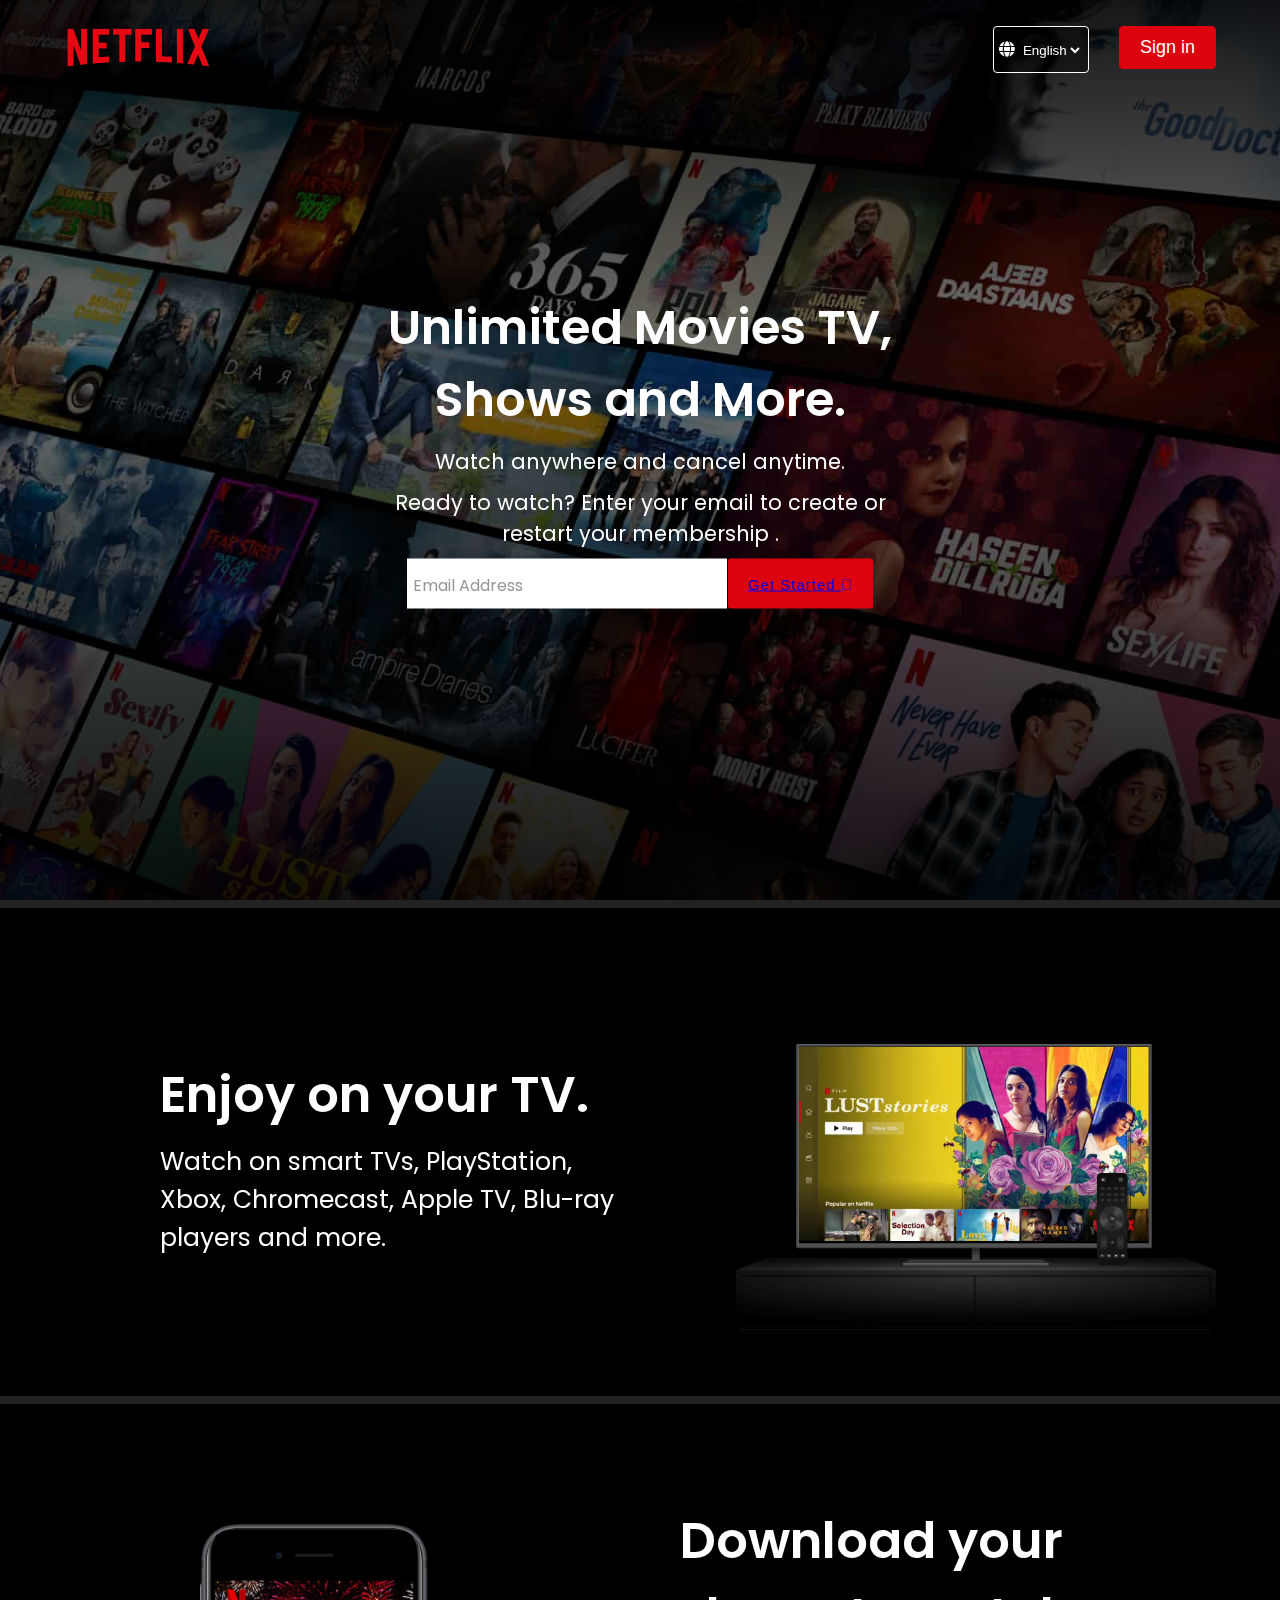
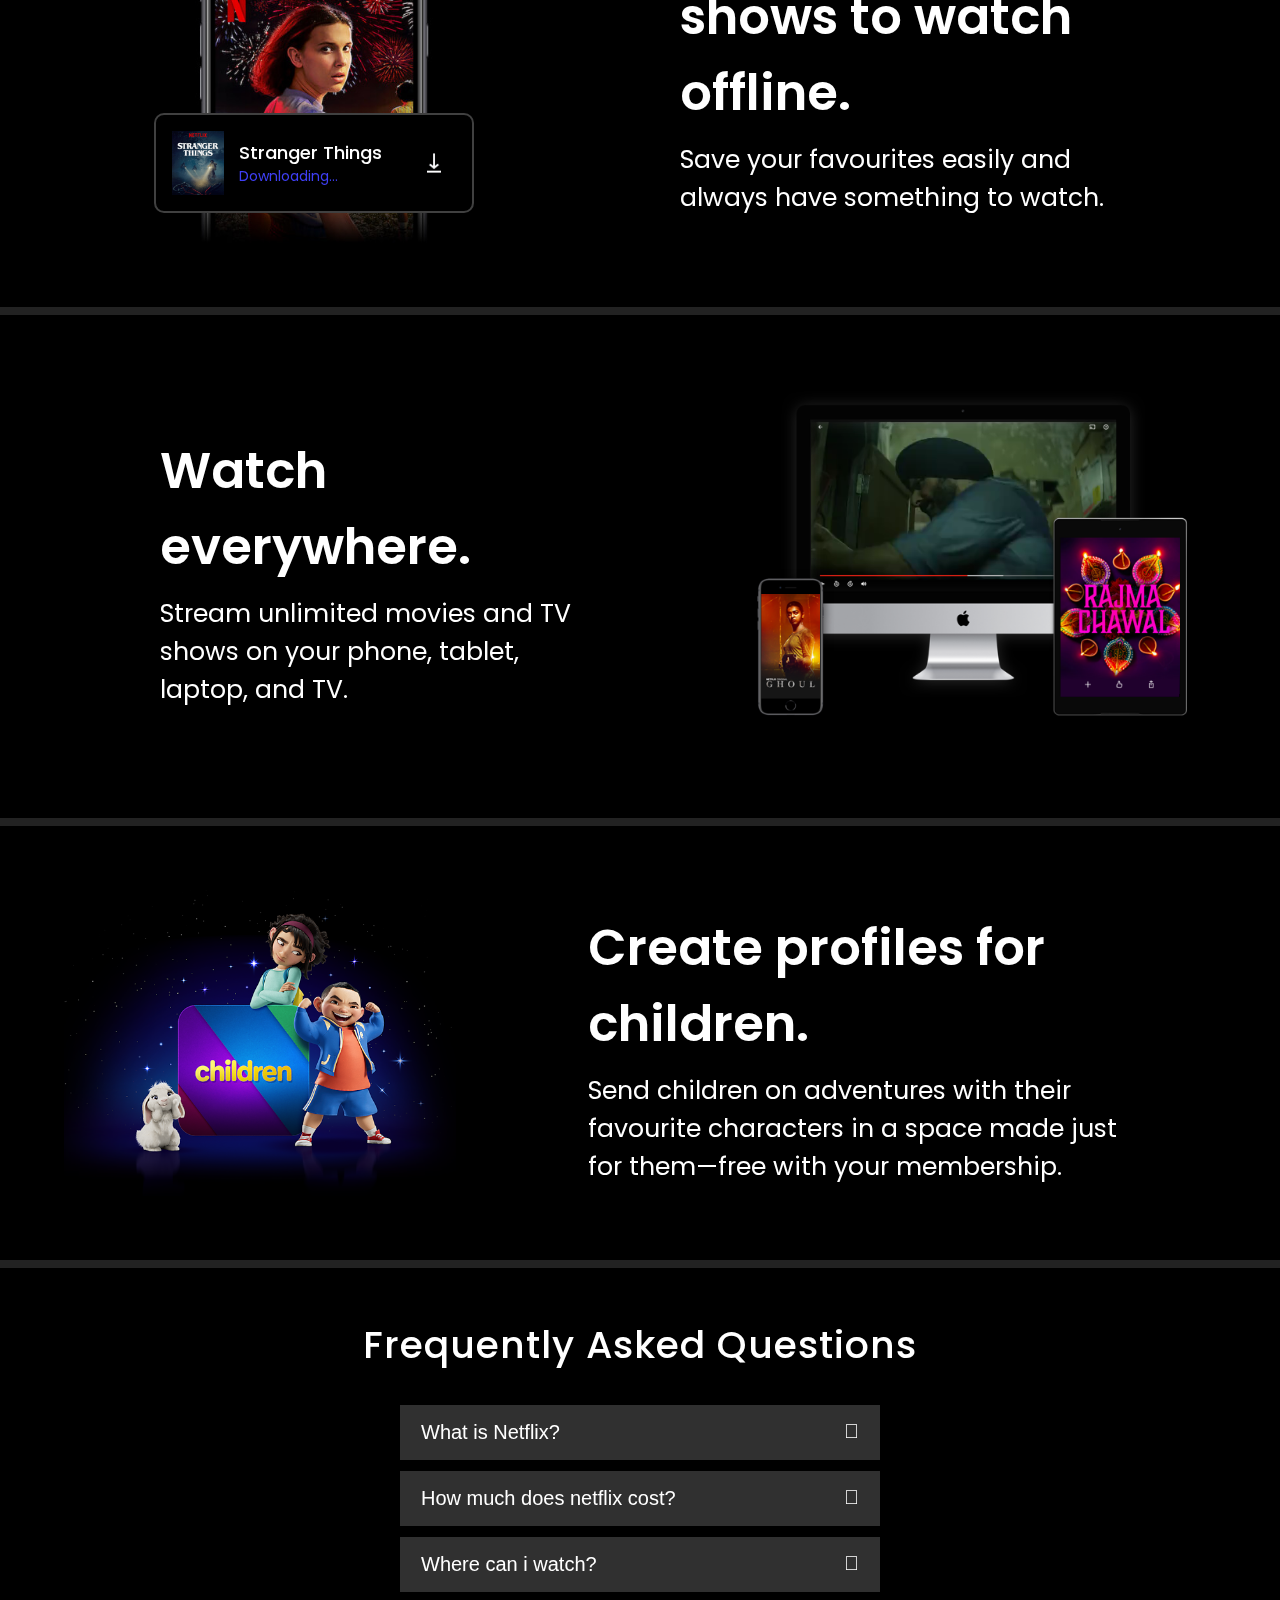
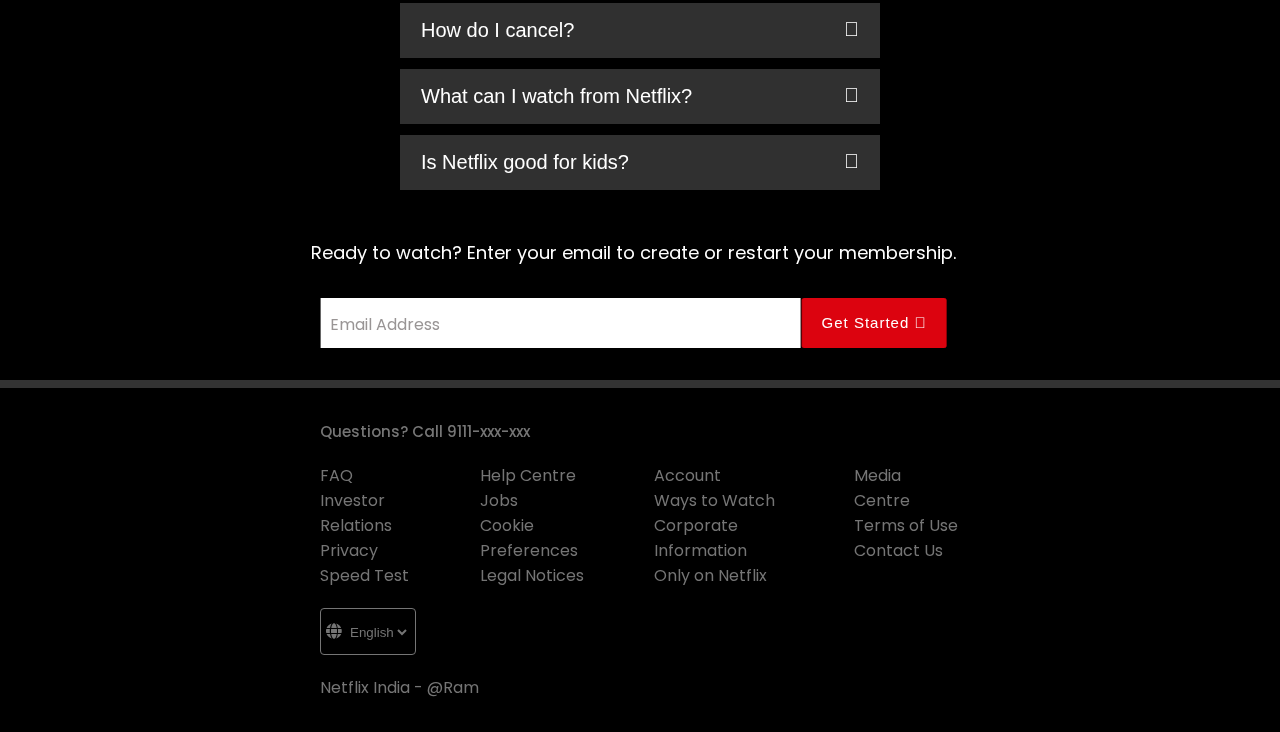
<file: index.html>
<html>
  <head>
    <meta name="description" content="Hello this is my first web page!." />
    <meta name="viewport" content="width=device-width, initial-scale=1.0" />
    <link rel="stylesheet" href="src/styles.css" />
    <link
      rel="stylesheet"
      href="https://pro.fontawesome.com/releases/v5.10.0/css/all.css"
    />
    <link
      href="https://fonts.googleapis.com/css2?family=Poppins:ital,wght@0,100;0,200;0,300;0,400;0,500;0,600;0,700;0,800;0,900;1,100;1,200;1,300;1,400;1,500;1,600;1,700;1,800;1,900&display=swap"
      rel="stylesheet"
    />
    <title>Netflix India - Watch TV Shows Online, Watch Movies Online</title>
    <link
      rel="icon"
      href="img/nficon.ico"
    />
  </head>
  <body>
    <header>
      <nav class="navbar">
        <div class="navbar__brand">
          <img
            src="img/netflix-logo-1.png"
            alt="logo"
            class="brand__logo"
          />
        </div>

        <div class="navbar__nav__items">
          <div class="nav__item">
            <div class="dropdown__container">
              <i class="fas fa-globe"></i>
              <select
                name="languages"
                id="languagesSelect"
                class="language__drop__down"
              >
                <option value="english" selected style="color: black;">English</option>
                <option value="hindi" style="color: black;">हिन्दी</option>
              </select>
            </div>
          </div>

          <div class="nav__item">
            <button class="signin__button">Sign in</button>
          </div>
        </div>
      </nav>
    </header>

    <main>
      <section class="hero">
        <div class="hero__bg__image__container">
          <img
            src="img/website-IN-en.jpg"
            alt="BG hero image"
            class="hero__bg__image"
          />
        </div>
        <div class="hero__bg__overlay"></div>

        <div class="hero__card">
          <h1 class="hero__title">
            Unlimited Movies TV,<br />
            Shows and More.
          </h1>
          <p class="hero__subtitle">Watch anywhere and cancel anytime.</p>
          <p class="hero__description">
            Ready to watch? Enter your email to create or restart your
            membership .
          </p>

          <div class="email__form__container">
            <div class="form__container">
              <input type="email" class="email__input" placeholder=" " />
              <label class="email__label">Email Address</label>
            </div>
            <button class="primary__button">
              <a href="moviezone.html">Get Started <i class="fal fa-chevron-right"></i></a>
            </button>
          </div>
        </div>
      </section>
      <section class="features__container">
        <!-- Feature 1 -->
        <div class="feature">
          <div class="feature__details">
            <h3 class="feature__title">Enjoy on your TV.</h3>
            <h5 class="feature__sub__title">
              Watch on smart TVs, PlayStation, Xbox, Chromecast, Apple TV,
              Blu-ray players and more.
            </h5>
          </div>
          <div class="feature__image__container">
            <img
              src="img/tv.png"
              alt="Feature image"
              class="feature__image"
            />
            <div class="feature__backgroud__video__container">
              <video
                autoplay=""
                loop=""
                muted=""
                class="feature__backgroud__video"
              >
                <source
                  src="img/video-tv-in-0819.m4v"
                  type="video/mp4"
                />
              </video>
            </div>
          </div>
        </div>
        <!-- Feature 2 -->
        <div class="feature">
          <div class="feature__details">
            <h3 class="feature__title">
              Download your shows to watch offline.
            </h3>
            <h5 class="feature__sub__title">
              Save your favourites easily and always have something to watch.
            </h5>
          </div>
          <div class="feature__image__container">
            <img
              src="img/mobile-0819.jpg"
              alt="Feature image"
              class="feature__image"
            />
            <div class="feature__2__poster__container">
              <div class="poster__container">
                <img
                  src="img/boxshot.png"
                  alt="poster"
                  class="poster"
                />
              </div>
              <div class="poster__details">
                <h4>Stranger Things</h4>
                <h6>Downloading...</h6>
              </div>
              <div class="download__gif__container">
                <img
                  src="img/download-icon.gif"
                  alt="downloading gif"
                  class="gif"
                />
              </div>
            </div>
          </div>
        </div>
        <!-- Feature 3 -->
        <div class="feature">
          <div class="feature__details">
            <h3 class="feature__title">Watch everywhere.</h3>
            <h5 class="feature__sub__title">
              Stream unlimited movies and TV shows on your phone, tablet,
              laptop, and TV.
            </h5>
          </div>
          <div class="feature__image__container feature__3__image__container">
            <img
              src="img/device-pile-in.png"
              alt="Feature image"
              class="feature__image feature__3__image"
            />
            <div
              class="feature__backgroud__video__container feature__3__backgroud__video__container"
            >
              <video
                autoplay=""
                loop=""
                muted=""
                class="feature__backgroud__video feature__3__backgroud__video"
              >
                <source
                  src="img/video-devices-in.m4v"
                  type="video/mp4"
                />
              </video>
            </div>
          </div>
        </div>
        <!-- Feature 4 -->
        <div class="feature">
          <div class="feature__details">
            <h3 class="feature__title">Create profiles for children.</h3>
            <h5 class="feature__sub__title">
              Send children on adventures with their favourite characters in a
              space made just for them—free with your membership.
            </h5>
          </div>
          <div class="feature__image__container">
            <img
              src="img/children.png"
              alt="Feature image"
              class="feature__image"
            />
          </div>
        </div>
      </section>
      <section class="FAQ__list__container">
        <h1 class="FAQ__heading">Frequently Asked Questions</h1>
        <div class="FAQ__list">
          <div class="FAQ__accordian">
            <button class="FAQ__title">
              What is Netflix?<i class="fal fa-plus"></i>
            </button>
            <div class="FAQ__visible">
              <p>
                Netflix is a streaming service that offers a wide variety of
                award-winning TV shows, movies, anime, documentaries and more –
                on thousands of internet-connected devices.
              </p>
              <p>
                You can watch as much as you want, whenever you want, without a
                single ad – all for one low monthly price. There's always
                something new to discover, and new TV shows and movies are added
                every week!
              </p>
            </div>
          </div>
          <div class="FAQ__accordian">
            <button class="FAQ__title">
              How much does netflix cost?<i class="fal fa-plus"></i>
            </button>
            <div class="FAQ__visible">
              <p>
                Watch Netflix on your smartphone, tablet, Smart TV, laptop, or
                streaming device, all for one fixed monthly fee. Plans range
                from ₹ 199 to ₹ 799 a month. No extra costs, no contracts.
              </p>
            </div>
          </div>
          <div class="FAQ__accordian">
            <button class="FAQ__title">
              Where can i watch?<i class="fal fa-plus"></i>
            </button>
            <div class="FAQ__visible">
              <p>
                Watch anywhere, anytime, on an unlimited number of devices. Sign
                in with your Netflix account to watch instantly on the web at
                netflix.com from your personal computer or on any
                internet-connected device that offers the Netflix app, including
                smart TVs, smartphones, tablets, streaming media players and
                game consoles.
              </p>
              <p>
                You can also download your favourite shows with the iOS,
                Android, or Windows 10 app. Use downloads to watch while you're
                on the go and without an internet connection. Take Netflix with
                you anywhere.
              </p>
            </div>
          </div>
          <div class="FAQ__accordian">
            <button class="FAQ__title">
              How do I cancel?<i class="fal fa-plus"></i>
            </button>
            <div class="FAQ__visible">
              <p>
                Netflix is flexible. There are no annoying contracts and no
                commitments. You can easily cancel your account online in two
                clicks. There are no cancellation fees – start or stop your
                account anytime.
              </p>
            </div>
          </div>
          <div class="FAQ__accordian">
            <button class="FAQ__title">
              What can I watch from Netflix?<i class="fal fa-plus"></i>
            </button>
            <div class="FAQ__visible">
              <p>
                Netflix has an extensive library of feature films,
                documentaries, TV shows, anime, award-winning Netflix originals,
                and more. Watch as much as you want, anytime you want.
              </p>
            </div>
          </div>
          <div class="FAQ__accordian">
            <button class="FAQ__title">
              Is Netflix good for kids?<i class="fal fa-plus"></i>
            </button>
            <div class="FAQ__visible">
              <p>
                The Netflix Kids experience is included in your membership to
                give parents control while kids enjoy family-friendly TV shows
                and films in their own space.
              </p>
              <p>
                Kids profiles come with PIN-protected parental controls that let
                you restrict the maturity rating of content kids can watch and
                block specific titles you don’t want kids to see.
              </p>
            </div>
          </div>
        </div>
        <div class="FAQ__get__started__email">
          <h3>
            Ready to watch? Enter your email to create or restart your
            membership.
          </h3>
          <div class="email__form__container">
            <div class="form__container">
              <input type="email" class="email__input" placeholder=" " />
              <label class="email__label">Email Address</label>
            </div>
            <button class="primary__button">
              Get Started <i class="fal fa-chevron-right"></i>
            </button>
          </div>
        </div>
      </section>
    </main>

    <footer>
      <div class="footer__row__1">
        <h4>Questions? Call 9111-xxx-xxx</h4>
      </div>
      <div class="footer__row__2">
        <div class="column__1">
          <p>FAQ</p>
          <p>Investor Relations</p>
          <p>Privacy</p>
          <p>Speed Test</p>
        </div>
        <div class="column__2">
          <p>Help Centre</p>
          <p>Jobs</p>
          <p>Cookie Preferences</p>
          <p>Legal Notices</p>
        </div>
        <div class="column__3">
          <p>Account</p>
          <p>Ways to Watch</p>
          <p>Corporate Information</p>
          <p>Only on Netflix</p>
        </div>
        <div class="column__4">
          <p>Media Centre</p>
          <p>Terms of Use</p>
          <p>Contact Us</p>
        </div>
      </div>
      <div class="footer__row__3">
        <div class="dropdown__container">
          <i class="fas fa-globe"></i>
          <select
            name="languages"
            id="languagesSelect"
            class="language__drop__down"
          >
            <option value="english" selected>English</option>
            <option value="hindi">हिन्दी</option>
          </select>
        </div>
      </div>
      <div class="footer__row__4">
        <p>Netflix India - @Ram</p>
      </div>
    </footer>

    <script src="src/index.js"></script>
  </body>
</html>
</file>
<file: src/styles.css>
* {
  margin: 0;
  padding: 0;
  box-sizing: border-box;
}

body {
  background-color: black;
  color: white;
  font-family: "Poppins", sans-serif;
}

.navbar {
  position: absolute;
  top: 0;
  width: 100%;
  display: flex;
  justify-content: space-between;
  padding: 3% 5%;
  z-index: 10;
}

.navbar__brand {
  width: 100px;
  height: 100%;
}

.brand__logo {
  width: 100%;
  height: 100%;
}

.language__drop__down {
  background: transparent;
  border: none;
  color: white;
}

.language__drop__down:focus {
  outline: none;
}

.language__drop__down option {
  background-color: black;
}

.dropdown__container {
  border: 1px solid white;
  padding: 0.4rem;
  border-radius: 4px;
  background: rgba(0, 0, 0, 0.4);
}

.signin__button {
  background-color: #dc030f;
  border: 1px solid #dc030f;
  color: white;
  padding: 0.25rem 0.5rem;
  border-radius: 4px;
}

.navbar__nav__items {
  display: flex;
  gap: 10px;
}

.hero__bg__image__container {
  width: 100%;
  height: 80vh;
}

.hero__bg__image {
  width: 100%;
  height: 100%;
  object-fit: cover;
}

.hero__bg__overlay {
  position: absolute;
  inset: 0;
  width: 100%;
  height: 80vh;
  background: rgba(0, 0, 0, 0.4);
  background-image: linear-gradient(
    to top,
    rgba(0, 0, 0, 0.8) 0,
    rgba(0, 0, 0, 0) 60%,
    rgba(0, 0, 0, 0.8) 100%
  );
}

.hero__card {
  position: absolute;
  top: 20%;
  text-align: center;
  display: flex;
  flex-direction: column;
  gap: 10px;
}

.hero__title {
  font-weight: 600;
  font-size: 2rem;
}

.hero__subtitle,
.hero__description {
  font-weight: 400;
  font-size: 1rem;
}

.hero__description {
  margin: 0 50px;
}

.email__input {
  border: none;
  background: transparent;
  width: 100%;
  height: 100%;
  padding-left: 7px;
}
.email__label {
  color: black;
  position: absolute;
  top: 28%;
  left: 2%;
  color: rgb(153, 149, 149);
  transition: 0.5s;
}

.email__form__container {
  display: flex;
  flex-direction: column;
  justify-content: center;
  align-items: center;
  gap: 15px;
}

.form__container {
  background-color: white;
  width: 90%;
  height: 50px;
  position: relative;
}

.email__input:focus + .email__label {
  top: 0.2rem;
  font-size: 10px;
}

.email__input:not(:placeholder-shown).email__input:not(:focus) + .email__label {
  top: 0.2rem;
  font-size: 10px;
}

.email__input:focus-visible {
  outline: none;
}

.primary__button {
  background-color: #dc030f;
  border: 1px solid #dc030f;
  color: white;
  padding: 0.8rem 1.2rem;
  border-radius: 2px;
  font-size: 15px;
  letter-spacing: 1px;
}

.feature {
  border-top: 8px solid #222;
  padding: 2rem 1rem;
}

.feature__details {
  text-align: center;
}

.feature__title {
  font-size: 25px;
  font-weight: 600;
  margin: 10px 0;
}

.feature__sub__title {
  font-size: 15px;
  font-weight: 400;
}

.feature__image__container {
  width: 100%;
  position: relative;
}
.feature__image {
  width: 100%;
}

.feature__backgroud__video__container {
  position: absolute;
  width: 100%;
  top: 20%;
  left: 13%;
  height: 100%;
  max-width: 73%;
  max-height: 54%;
  z-index: -2;
}

.feature__backgroud__video {
  width: 100%;
}

.feature__2__poster__container {
  position: absolute;
  bottom: 8%;
  left: 50%;
  transform: translateX(-50%);
  width: 100%;
  max-width: 16em;
  display: flex;
  align-items: center;
  background-color: black;
  border: 2px solid rgba(255, 255, 255, 0.25);
  border-radius: 10px;
  height: 60px;
  padding: 0.25rem 0.6rem;
  gap: 15px;
}

.poster__container {
  width: 20%;
}

.poster {
  width: 100%;
  height: 100%;
}
.poster__details {
  width: 60%;
}
.poster__details > h4 {
  font-size: 13px;
  font-weight: 500;
}
.poster__details > h6 {
  font-size: 12px;
  font-weight: 400;
  color: rgb(63, 63, 246);
}

.download__gif__container {
  width: 20%;
  height: 100%;
}
.gif {
  width: 100%;
  height: 100%;
}

.feature__3__backgroud__video__container {
  max-width: 63%;
  max-height: 47%;
  z-index: -2;
  top: 9%;
  left: 19%;
}

.FAQ__accordian {
  width: 100%;
}
.FAQ__title {
  width: 100%;
  display: flex;
  justify-content: space-between;
  padding: 15px 20px;
  font-size: 18px;
  background-color: #303030;
  border: 1px solid #303030;
  color: white;
}

.FAQ__visible {
  background-color: #303030;
  border-top: 1px solid black;
  max-height: 0;
  overflow: hidden;
  transition: max-height 0.5s ease-in-out;
}

.FAQ__visible > p {
  margin: 1rem;
}
.FAQ__list__container {
  border-top: 8px solid #222;
  padding: 2rem 0;
}
.FAQ__heading {
  font-size: 20px;
  text-align: center;
  font-weight: 600;
  margin: 1rem 3rem;
}

.FAQ__list {
  display: flex;
  flex-direction: column;
  justify-content: center;
  align-items: center;
  gap: 10px;
}

.FAQ__get__started__email {
  text-align: center;
}

.FAQ__get__started__email > h3 {
  font-size: 18px;
  font-weight: 400;
  margin: 2rem 0;
}

footer {
  border-top: 8px solid #333;
  padding: 2rem 1rem;
  color: #757575;
  display: flex;
  flex-direction: column;
  gap: 20px;
}

.footer__row__2 {
  display: flex;
  flex-wrap: wrap;
  justify-content: space-around;
  gap: 20px;
}

.footer__row__1 > h4 {
  font-size: 15px;
  font-weight: 500;
}

.footer__row__3 > .dropdown__container {
  width: fit-content;
  border: 1px solid #757575;
  color: #757575;
}

.footer__row__3 > .dropdown__container > .language__drop__down {
  color: #757575;
}

@media (min-width: 768px) {
  .hero__bg__image__container {
    height: 100vh;
  }

  .hero__bg__overlay {
    height: 100vh;
  }
  .hero__card {
    top: 40%;
    left: 30%;
    transform: translate(-20%, -20%);
  }
  .hero__title {
    font-size: 3rem;
  }
  .hero__subtitle,
  .hero__description {
    font-size: 1.3rem;
  }

  .feature {
    padding: 4rem;
  }

  .feature__title {
    font-size: 35px;
  }

  .feature__sub__title {
    font-size: 20px;
  }
  .feature__2__poster__container {
    max-width: 26em;
    height: 85px;
  }
  .poster__container {
    width: 15%;
  }
  .download__gif__container {
    width: 3rem;
    height: 3rem;
  }

  .poster__details > h4 {
    font-size: 18px;
  }
  .poster__details > h6 {
    font-size: 14px;
  }
  .FAQ__title {
    font-size: 20px;
  }
  .FAQ__heading {
    font-size: 38px;
    font-weight: 500;
    letter-spacing: 1px;
  }
  .FAQ__list {
    padding: 1rem 5rem;
  }
  .FAQ__get__started__email {
    width: 75%;
    display: flex;
    flex-direction: column;
    justify-content: center;
    transform: translateX(15%);
  }
}

@media (min-width: 1024px) {
  .navbar {
    padding: 2% 5%;
  }

  .navbar__brand {
    width: 150px;
  }

  .signin__button {
    padding: 10px 20px;
    font-size: 18px;
  }
  .dropdown__container {
    padding: 10px 5px;
  }

  .navbar__nav__items {
    gap: 30px;
  }

  .hero__card {
    top: 50%;
    left: 50%;
    transform: translate(-50%, -50%);
  }

  .form__container {
    width: 50%;
  }
  .email__form__container {
    flex-direction: row;
    align-items: center;
    gap: 1px;
  }
  .primary__button {
    height: 50px;
  }

  .feature {
    display: flex;
    align-items: center;
    justify-content: space-between;
    gap: 20px;
  }

  .feature__details {
    text-align: left;
    padding: 0 6rem;
  }

  .feature__title {
    font-size: 50px;
  }

  .feature__sub__title {
    font-size: 25px;
  }

  .feature__image__container {
    max-width: 500px;
  }

  .feature:nth-child(even) {
    flex-direction: row-reverse;
  }

  .feature__2__poster__container {
    max-width: 20em;
    height: 100px;
    padding: 1rem;
  }
  .poster__container {
    width: 20%;
  }
  .FAQ__list {
    padding: 1rem 25rem;
  }
  .FAQ__get__started__email {
    transform: translateX(16%);
  }
  footer {
    padding: 2rem 20rem;
    justify-content: flex-start;
    text-align: left;
    align-items: flex-start;
  }

  .footer__row__2 {
    justify-content: space-between;
    align-items: flex-start;
    flex-wrap: nowrap;
  }

  .footer__row__1,
  .footer__row__3,
  .footer__row__4 {
    align-self: flex-start;
  }
}

@media (min-width: 1254px) {
}
</file>
